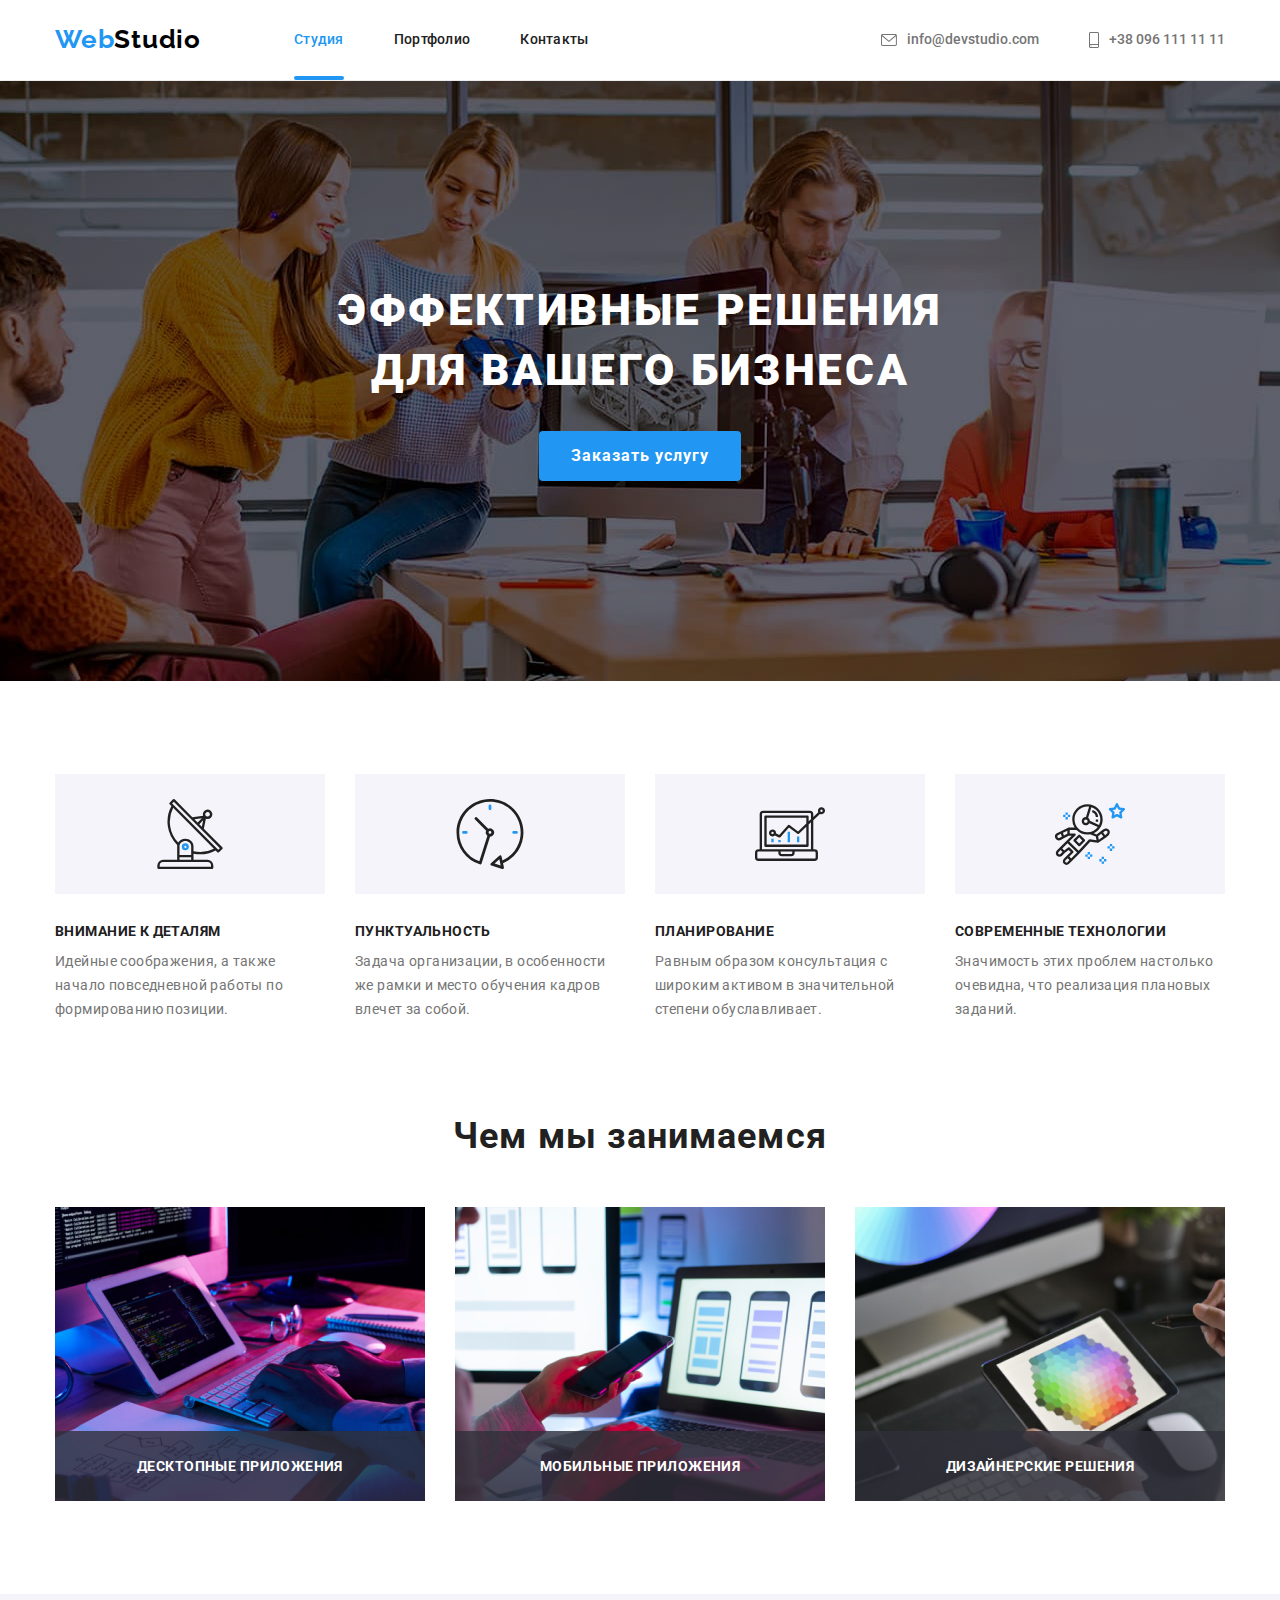
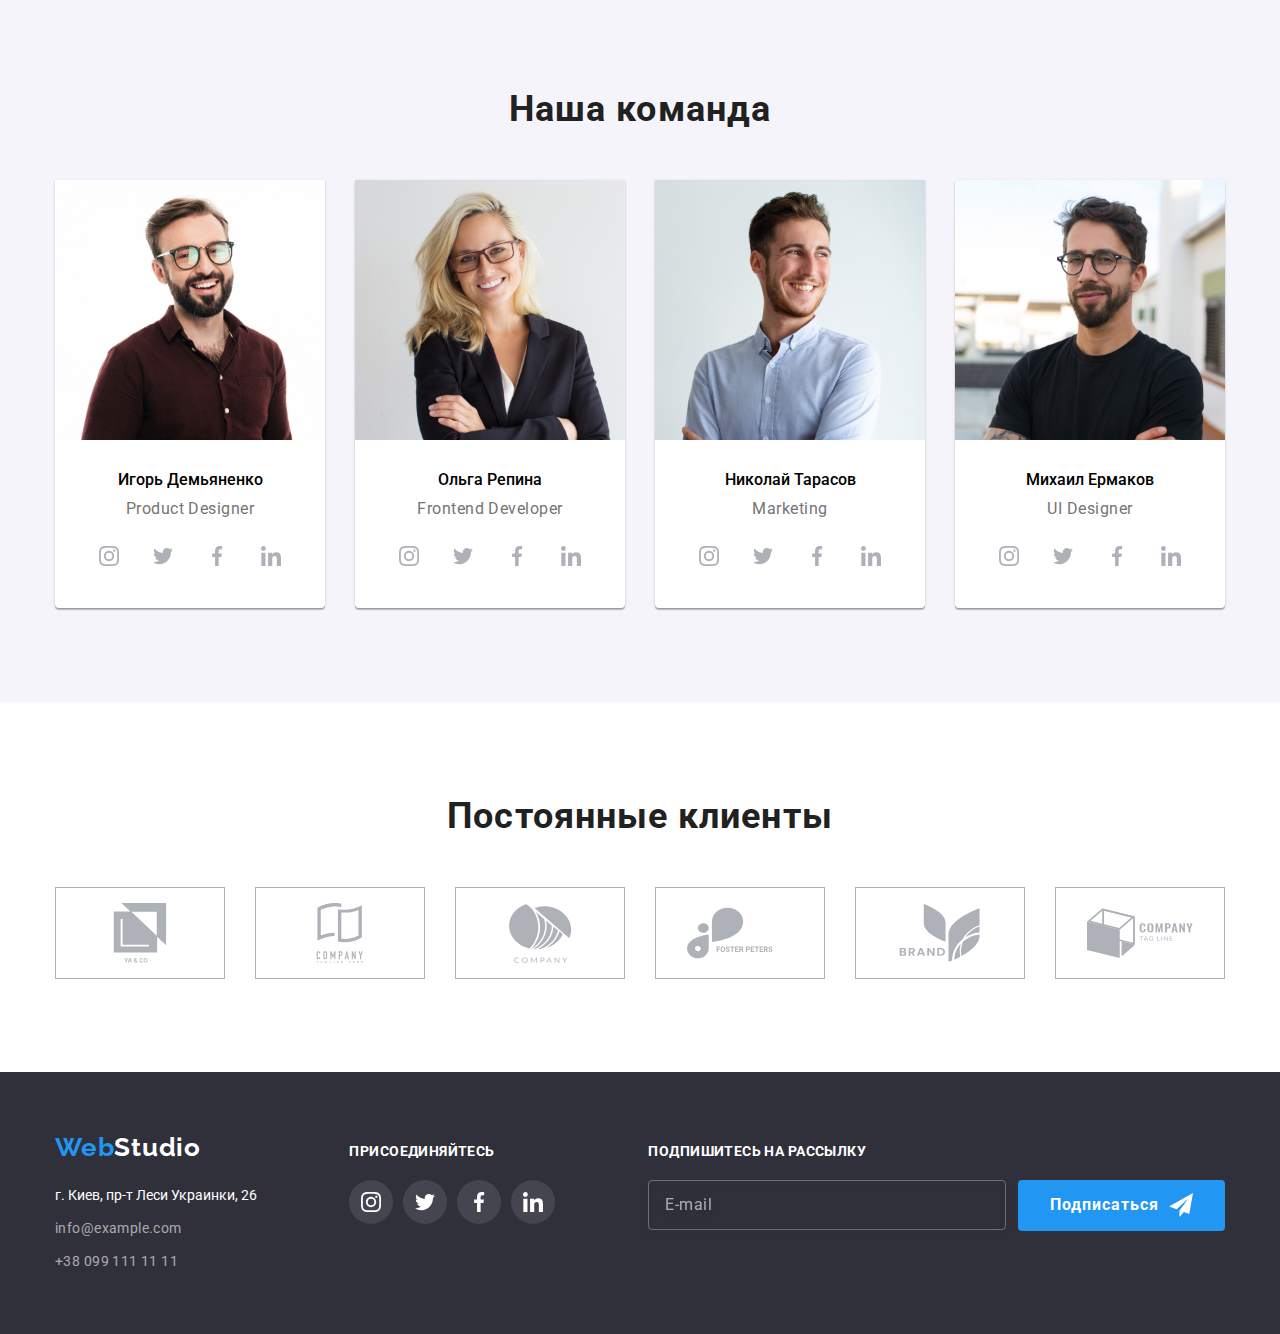
<file: index.html>
<!DOCTYPE html>
<html lang="ru">
  <head>
    <meta charset="UTF-8" />
    <meta name="viewport" content="width=device-width, initial-scale=1.0" />
    <title>Главная</title>
    <link rel="stylesheet" href="https://cdnjs.cloudflare.com/ajax/libs/modern-normalize/1.1.0/modern-normalize.min.css"/>
    <link rel="preconnect" href="https://fonts.googleapis.com" />
    <link rel="preconnect" href="https://fonts.gstatic.com" crossorigin />
    <link
      href="https://fonts.googleapis.com/css2?family=Raleway:wght@400;500;700&family=Roboto:wght@400;500;700;900&display=swap"
      rel="stylesheet"
    />
    <link rel="stylesheet" href="./css/styles.css" />
    <header class="h-border">
    <div class="container main-flex">
      <nav class="menu-flex">
        <a href="./index.html"
          ><spin class="logo-part1">Web</spin><spin class="logo-part2">Studio</spin></a
        >
        <ul class="main-menu-flex">
          <li class="mm-flex"><a href="./index.html" class="main-menu-m">Студия</a></li>
          <li class="mm-flex"><a href="./portfolio.html" class="main-menu">Портфолио</a></li>
          <li class="mm-flex"><a href="" class="main-menu">Контакты</a></li>
        </ul>
      </nav>
      <ul class="contact-flex">
        <li class="c-flex">
          <a href="mailto:info@devstudio.com" class="contact-menu">
            <svg class="icon-contact" height="12px" width="16px">
              <use href="./img/icons/symbol-defs.svg#icon-email"></use>
            </svg>
            info@devstudio.com</a>
        </li>
        
        <li class="c-flex"><a href="tel:+380961111111" class="contact-menu">
          <svg class="icon-contact" height="16px" width="10px">
            <use href="./img/icons/symbol-defs.svg#icon-phone"></use>
          </svg>
          +38 096 111 11 11</a></li>
      </ul>
    </div>
    </header>

    <main>
      <!-- Герой -->
      <section class="hero-section overlay">
        <div class="container hero">
        <h1 class="hero-header">ЭФФЕКТИВНЫЕ РЕШЕНИЯ<br />ДЛЯ ВАШЕГО БИЗНЕСА</h1>
        <button type="button" class="hero-button" data-modal-open>Заказать услугу</button>
    </div>
      </section>

      <!-- Особенности -->
      <section class="mod section">
        <div class="container">
        <h2 class="visually-hidden">Особенности</h2>
        <ul class="features-flex">
          <li class="features-item">
            <div class="icon-features">
              <svg height="70px" width="70px">
                <use href="./img/icons/symbol-defs.svg#icon-antenna"></use>
              </svg>
            </div>
            <h3 class="third-h">ВНИМАНИЕ К ДЕТАЛЯМ</h3>
            <p class="content-det">
              Идейные соображения, а также начало повседневной работы по формированию позиции.
            </p>
          </li>
          <li class="features-item">
            <div class="icon-features">
              <svg height="70px" width="70px">
                <use href="./img/icons/symbol-defs.svg#icon-clock"></use>
              </svg>
            </div>
            <h3 class="third-h">ПУНКТУАЛЬНОСТЬ</h3>
            <p class="content-det">
              Задача организации, в особенности же рамки и место обучения кадров влечет за собой.
            </p>
          </li>
          <li class="features-item">
            <div class="icon-features">
              <svg height="70px" width="70px">
                <use href="./img/icons/symbol-defs.svg#icon-diagram"></use>
              </svg>
            </div>
            <h3 class="third-h">ПЛАНИРОВАНИЕ</h3>
            <p class="content-det">
              Равным образом консультация с широким активом в значительной степени обуславливает.
            </p>
          </li>
          <li class="features-item">
            <div class="icon-features">
              <svg height="70px" width="70px">
                <use href="./img/icons/symbol-defs.svg#icon-astronaut"></use>
              </svg>
            </div>
            <h3 class="third-h">СОВРЕМЕННЫЕ ТЕХНОЛОГИИ</h3>
            <p class="content-det">
              Значимость этих проблем настолько очевидна, что реализация плановых заданий.
            </p>
          </li>
        </ul>
      </div>
      </section>

      <!-- Чем мы занимаемся -->
      <section class="section">
        <div class="container">
        <h2 class="second-h">Чем мы занимаемся</h2>
        <ul class="wwd-flex">
          <li class="wwd-item">
            <div class="wwd-overlay">
              <img src="./img/what_1.jpg" alt="Клавиатура, планшет, монитор" width="370" />
            <h3 class="wwd-content">ДЕСКТОПНЫЕ ПРИЛОЖЕНИЯ</h3>
          
          </div>
          </li>
          <li class="wwd-item">
              <div class="wwd-overlay">
            <img
              src="./img/what_2.jpg"
              alt="Девушка держит телефон, сидит за ноутбуком"
              width="370"
            />
            <h3 class="wwd-content">МОБИЛЬНЫЕ ПРИЛОЖЕНИЯ</h3>
          
          </div>
          </li>
          <li class="wwd-item">
              <div class="wwd-overlay">
            <img src="./img/what_3.jpg" alt="Цветовая палитра изображена в планшете" width="370" />
            <h3 class="wwd-content">ДИЗАЙНЕРСКИЕ РЕШЕНИЯ</h3>
          
          </div>
          </li>
        </ul>
        </div>
      </section>

      <!-- Наша команда -->
      <section class="team section">
        <div class="container">
        <h2 class="second-h">Наша команда</h2>
        <ul class="team-flex">
          <li class="team-item">
            <img src="./img/team_card_1.jpg" alt="Фото сотрудника" width="270" />
            <div class="content-item"><h3 class="team-header">Игорь Демьяненко</h3>
            <p class="team-content">Product Designer</p>
           <ul class="icontt">
             <li class="icon-team">
               <a href="" class="icon-item">
              <svg class="social" height="20px" width="20px">
                <use href="./img/icons/symbol-defs.svg#icon-instagram"></use>
              </svg>
            </a>
            </li>
            <li class="icon-team">
              <a href="" class="icon-item">
             <svg class="social" height="20px" width="20px">
               <use href="./img/icons/symbol-defs.svg#icon-twitter"></use>
             </svg>
           </a>
           </li>
           <li class="icon-team">
            <a href="" class="icon-item">
           <svg class="social" height="20px" width="20px">
             <use href="./img/icons/symbol-defs.svg#icon-facebook"></use>
           </svg>
         </a>
         </li>
         <li class="icon-team">
          <a href="" class="icon-item">
         <svg class="social" height="20px" width="20px">
           <use href="./img/icons/symbol-defs.svg#icon-linkedin"></use>
         </svg>
       </a>
       </li>
   
          </ul></div>
          </li>
          <li class="team-item">
            <img src="./img/team_card_2.jpg" alt="Фото сотрудника" width="270" />
            <div class="content-item"><h3 class="team-header">Ольга Репина</h3>
            <p class="team-content">Frontend Developer</p>
            <ul class="icontt">
              <li class="icon-team">
                <a href="" class="icon-item">
               <svg class="social" height="20px" width="20px">
                 <use href="./img/icons/symbol-defs.svg#icon-instagram"></use>
               </svg>
             </a>
             </li>
             <li class="icon-team">
               <a href="" class="icon-item">
              <svg class="social" height="20px" width="20px">
                <use href="./img/icons/symbol-defs.svg#icon-twitter"></use>
              </svg>
            </a>
            </li>
            <li class="icon-team">
             <a href="" class="icon-item">
            <svg class="social" height="20px" width="20px">
              <use href="./img/icons/symbol-defs.svg#icon-facebook"></use>
            </svg>
          </a>
          </li>
          <li class="icon-team">
           <a href="" class="icon-item">
          <svg class="social" height="20px" width="20px">
            <use href="./img/icons/symbol-defs.svg#icon-linkedin"></use>
          </svg>
        </a>
        </li>
    
           </ul></div>
          </li>
          <li class="team-item">
            <img src="./img/team_card_3.jpg" alt="Фото сотрудника" width="270" />
            <div class="content-item"><h3 class="team-header">Николай Тарасов</h3>
            <p class="team-content">Marketing</p>
            <ul class="icontt">
              <li class="icon-team">
                <a href="" class="icon-item">
               <svg class="social" height="20px" width="20px">
                 <use href="./img/icons/symbol-defs.svg#icon-instagram"></use>
               </svg>
             </a>
             </li>
             <li class="icon-team">
               <a href="" class="icon-item">
              <svg class="social" height="20px" width="20px">
                <use href="./img/icons/symbol-defs.svg#icon-twitter"></use>
              </svg>
            </a>
            </li>
            <li class="icon-team">
             <a href="" class="icon-item">
            <svg class="social" height="20px" width="20px">
              <use href="./img/icons/symbol-defs.svg#icon-facebook"></use>
            </svg>
          </a>
          </li>
          <li class="icon-team">
           <a href="" class="icon-item">
          <svg class="social" height="20px" width="20px">
            <use href="./img/icons/symbol-defs.svg#icon-linkedin"></use>
          </svg>
        </a>
        </li>
    
           </ul></div>
          </li>
          <li class="team-item">
            <img src="./img/team_card_4.jpg" alt="Фото сотрудника" width="270" />
            <div class="content-item"><h3 class="team-header">Михаил Ермаков</h3>
            <p class="team-content">UI Designer</p>
            <ul class="icontt">
              <li class="icon-team">
                <a href="" class="icon-item">
               <svg class="social" height="20px" width="20px">
                 <use href="./img/icons/symbol-defs.svg#icon-instagram"></use>
               </svg>
             </a>
             </li>
             <li class="icon-team">
               <a href="" class="icon-item">
              <svg class="social" height="20px" width="20px">
                <use href="./img/icons/symbol-defs.svg#icon-twitter"></use>
              </svg>
            </a>
            </li>
            <li class="icon-team">
             <a href="" class="icon-item">
            <svg class="social" height="20px" width="20px">
              <use href="./img/icons/symbol-defs.svg#icon-facebook"></use>
            </svg>
          </a>
          </li>
          <li class="icon-team">
           <a href="" class="icon-item">
          <svg class="social" height="20px" width="20px">
            <use href="./img/icons/symbol-defs.svg#icon-linkedin"></use>
          </svg>
        </a>
        </li>
    
           </ul></div>
          </li>
        </ul>
        </div>
      </section>

<!-- Постоянные клиенты -->

      <section class="section">
        <div class="container">
        <h2 class="second-h">Постоянные клиенты</h2>
        <ul class="clients">
          <li class="icon-client">
            <a href="" class="icon-client-item">
           <svg class="cl-icon" height="60px" width="106px">
             <use href="./img/icons/symbol-defs.svg#icon-client1"></use>
           </svg>
         </a>
         </li>
         <li class="icon-client">
           <a href="" class="icon-client-item">
          <svg class="cl-icon" height="60px" width="106px">
            <use href="./img/icons/symbol-defs.svg#icon-client2"></use>
          </svg>
        </a>
        </li>
        <li class="icon-client">
         <a href="" class="icon-client-item">
        <svg class="cl-icon" height="60px" width="106px">
          <use href="./img/icons/symbol-defs.svg#icon-client3"></use>
        </svg>
      </a>
      </li>
      <li class="icon-client">
       <a href="" class="icon-client-item">
      <svg class="cl-icon" height="60px" width="106px">
        <use href="./img/icons/symbol-defs.svg#icon-client4"></use>
      </svg>
    </a>
    </li>
    <li class="icon-client">
      <a href="" class="icon-client-item">
     <svg class="cl-icon" height="60px" width="106px">
       <use href="./img/icons/symbol-defs.svg#icon-client5"></use>
     </svg>
   </a>
   </li>
   <li class="icon-client">
    <a href="" class="icon-client-item">
   <svg class="cl-icon" height="60px" width="106px">
     <use href="./img/icons/symbol-defs.svg#icon-client6"></use>
   </svg>
 </a>
 </li>

       </ul>
</div>
      </section>
    </main>

    <!-- Футер -->
    <footer class="footer">
      <div class="container footer-flex">
       <div class="footer-sec">
         <h2 class="visually-hidden">Футер</h2>
      <a href="./index.html"
        ><spin class="logo-part1">Web</spin><spin class="footer-logo">Studio</spin></a
      >
      <address class="addsize">
        <ul>
          <li>
            <a href="https://goo.gl/maps/rjEGiiMSJk531g539" class="footer-menu" target="_blank"
              >г. Киев, пр-т Леси Украинки, 26</a
            >
          </li>
          <li class="add-item"><a href="mailto:info@example.com" class="footer-menu-more">info@example.com</a></li>
          <li class="add-item"><a href="tel:+380991111111" class="footer-menu-more">+38 099 111 11 11</a></li>
        </ul>
      </address>
    </div>
      <div class="footer-sec-soc">
      <div><h2 class="third-h foot">ПРИСОЕДИНЯЙТЕСЬ</h2>
      <ul class="footer-icontt">
        <li class="icon-footer">
          <a href="" class="icon-item-footer">
         <svg class="social" height="20px" width="20px">
           <use href="./img/icons/symbol-defs.svg#icon-instagram"></use>
         </svg>
       </a>
       </li>
       <li class="icon-footer">
         <a href="" class="icon-item-footer">
        <svg class="social" height="20px" width="20px">
          <use href="./img/icons/symbol-defs.svg#icon-twitter"></use>
        </svg>
      </a>
      </li>
      <li class="icon-footer">
       <a href="" class="icon-item-footer">
      <svg class="social" height="20px" width="20px">
        <use href="./img/icons/symbol-defs.svg#icon-facebook"></use>
      </svg>
    </a>
    </li>
    <li class="icon-footer">
     <a href="" class="icon-item-footer">
    <svg class="social" height="20px" width="20px">
      <use href="./img/icons/symbol-defs.svg#icon-linkedin"></use>
    </svg>
  </a>
  </li>

     </ul></div>
      </div>
      <div class="follow">
        <h2 class="third-h foot">ПОДПИШИТЕСЬ НА РАССЫЛКУ</h2>
        <form class="follow-form">
        <input type="text" name="email" placeholder="E-mail">
      <button type="submit" class="follow-btn">Подписаться
        <svg class="follow-icon" height="24px" width="24px">
          <use href="./img/icons/symbol-defs.svg#icon-send"></use>
        </svg>
      </button>
      </form>
      </div>
    </footer>
    <div class="backdrop is-hidden" data-modal>
      <div class="modal">
        <button type="button" class="exit-button" data-modal-close>
          <svg height="11px" width="11px">
            <use href="./img/icons/symbol-defs.svg#icon-Vector"></use>
          </svg>
        </button>
        <form class="modal-form">
          <h2 class="modal-h">Оставьте свои данные, мы вам перезвоним</h2>
          <label class="modal-label">
            <span class="modal-label-content">Имя</span> 
            <span class="model-string">
            <input type="text" name="username" placeholder=" ">
            <span class="modal-icon">
              <svg height="18px" width="18px">
                <use href="./img/icons/symbol-defs.svg#icon-person-black"></use>
              </svg>
            </span>
          </span>
          </label>
          <label class="modal-label">
            <span class="modal-label-content">Телефон</span> 
            <span class="model-string">
            <input type="text" name="tel" placeholder=" ">
            <span class="modal-icon">
              <svg height="18px" width="18px">
                <use href="./img/icons/symbol-defs.svg#icon-phone-black"></use>
              </svg>
            </span>
          </span>
          </label>
          <label class="modal-label">
            <span class="modal-label-content">Почта</span> 
            <span class="model-string">
            <input type="text" name="email" placeholder=" ">
            <span class="modal-icon">
              <svg height="18px" width="18px">
                <use href="./img/icons/symbol-defs.svg#icon-email-black"></use>
              </svg>
            </span>
          </span>
          </label>
          <label class="modal-label mdl">
            <span class="modal-label-content">Комментарий</span> 
            <textarea type="text-area" name="comment" placeholder="Введите текст"></textarea>
          </label>
          <label class="policy-label">
            <input class="checkbox" type="checkbox" name="policy">
              <span class="policy-icon">
                <svg height="18px" width="18px">
                  <use href="./img/icons/symbol-defs.svg#icon-checkfull"></use>
                </svg>
              </span>
            <p class="policy-content">Соглашаюсь с рассылкой и принимаю <a href="" class="policy-link">Условия договора</a> 
            </p>         
          </label>
          <button type="submit" class="modal-button">Отправить</button>
        </form>
      </div>
    </div>
  <script src="./js/modal.js"></script>
  </body>
</html>
</file>
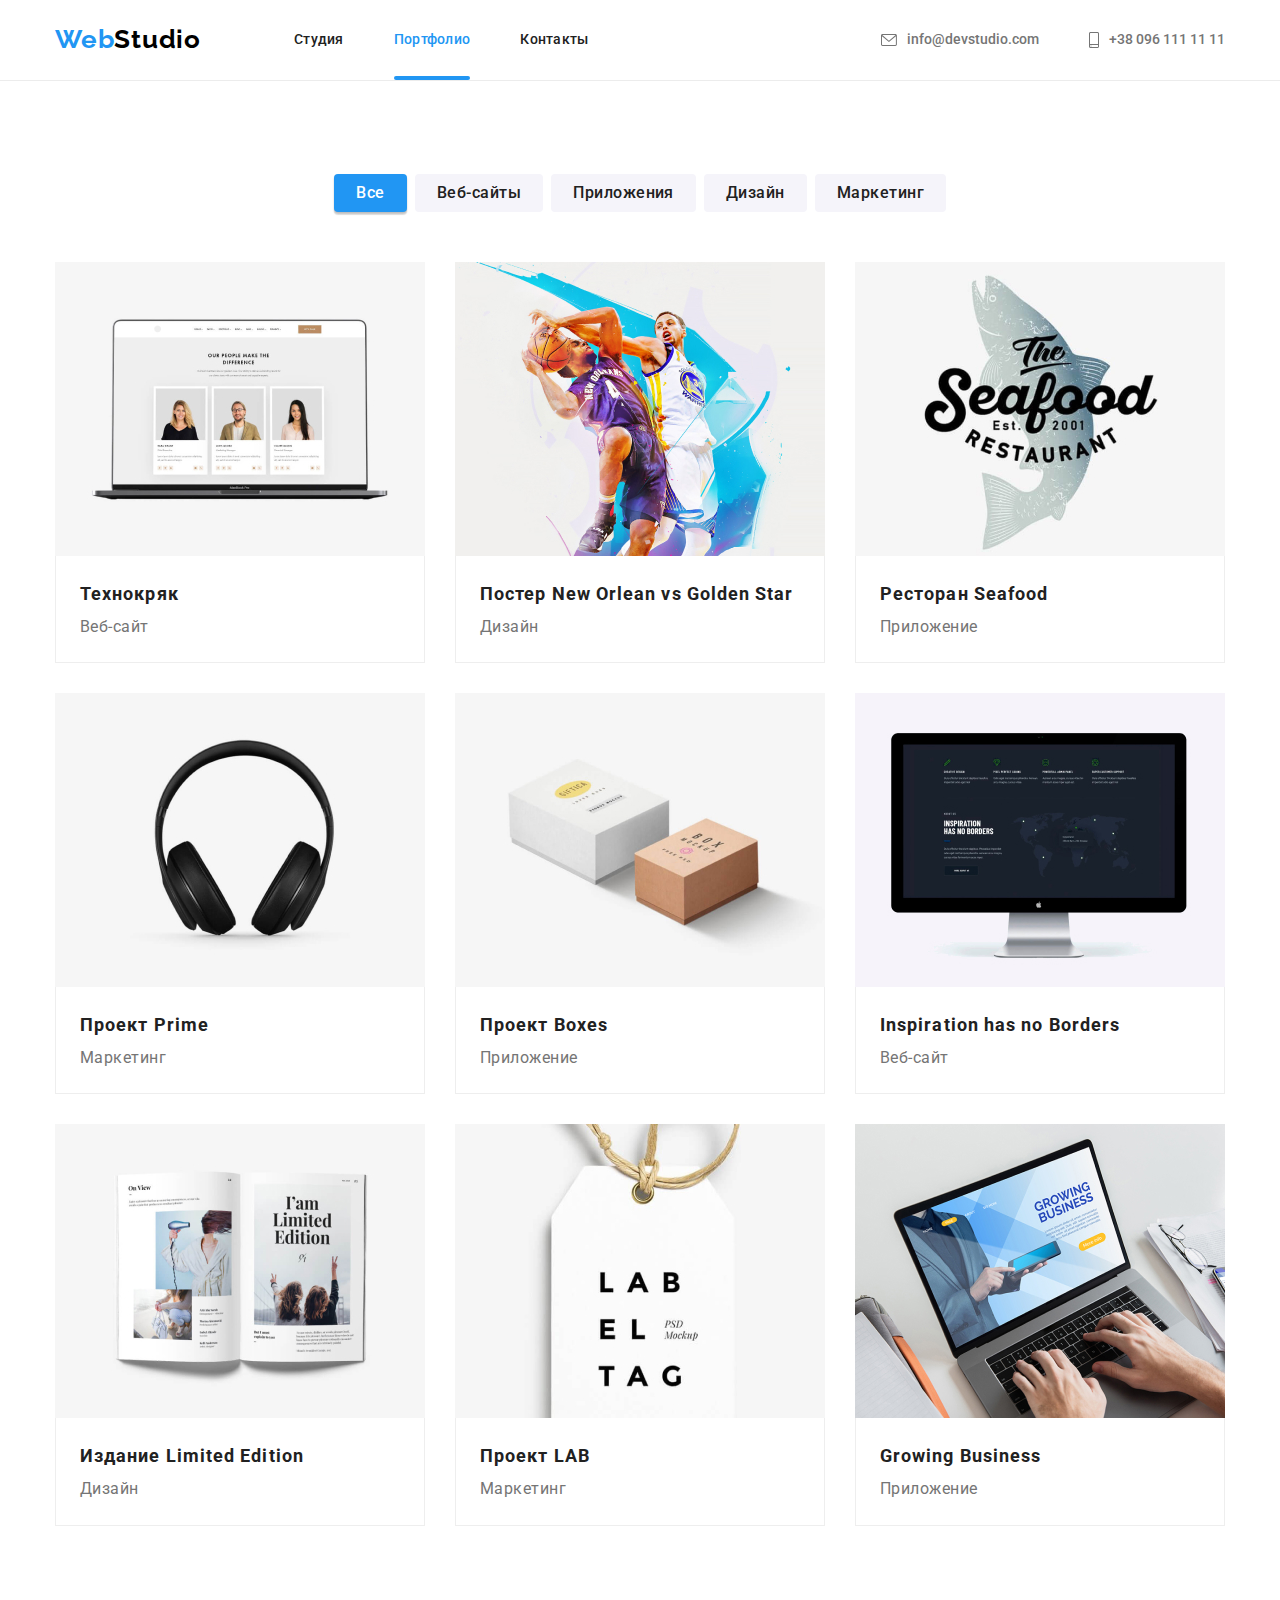
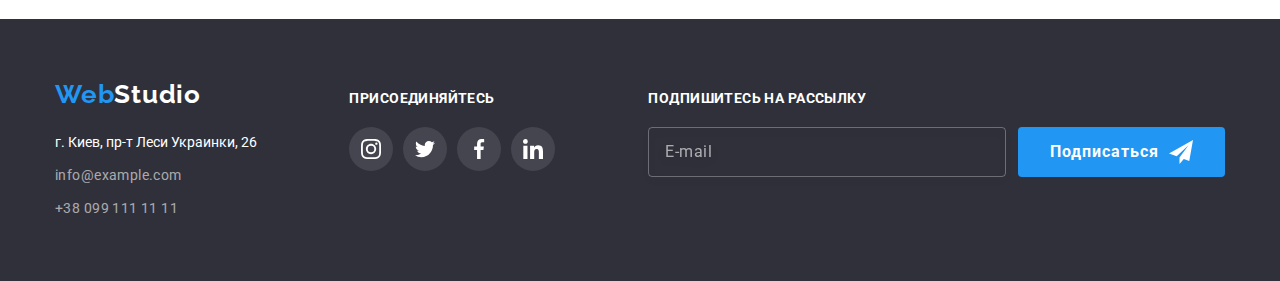
<file: portfolio.html>
<!DOCTYPE html>
<html lang="ru">
  <head>
    <meta charset="UTF-8" />
    <meta name="viewport" content="width=device-width, initial-scale=1.0" />
    <title>Портфолио</title>
    <link
      rel="stylesheet"
      href="https://cdnjs.cloudflare.com/ajax/libs/modern-normalize/1.1.0/modern-normalize.min.css"
    />
    <link rel="preconnect" href="https://fonts.googleapis.com" />
    <link rel="preconnect" href="https://fonts.gstatic.com" crossorigin />
    <link
      href="https://fonts.googleapis.com/css2?family=Raleway:wght@400;500;700&family=Roboto:wght@400;500;700;900&display=swap"
      rel="stylesheet"
    />
    <link rel="stylesheet" href="./css/styles.css" />
  </head>
  <body>
    <!-- Шапка сайта -->
    <header class="h-border">
      <div class="container main-flex">
        <nav class="menu-flex">
          <a href="./index.html"
            ><spin class="logo-part1">Web</spin><spin class="logo-part2">Studio</spin></a
          >
          <ul class="main-menu-flex">
            <li class="mm-flex"><a href="./index.html" class="main-menu">Студия</a></li>
            <li class="mm-flex"><a href="./portfolio.html" class="main-menu-m">Портфолио</a></li>
            <li class="mm-flex"><a href="" class="main-menu">Контакты</a></li>
          </ul>
        </nav>
        <ul class="contact-flex">
          <li class="c-flex">
            <a href="mailto:info@devstudio.com" class="contact-menu">
              <svg class="icon-contact" height="12px" width="16px">
                <use href="./img/icons/symbol-defs.svg#icon-email"></use>
              </svg>
              info@devstudio.com</a
            >
          </li>

          <li class="c-flex">
            <a href="tel:+380961111111" class="contact-menu">
              <svg class="icon-contact" height="16px" width="10px">
                <use href="./img/icons/symbol-defs.svg#icon-phone"></use>
              </svg>
              +38 096 111 11 11</a
            >
          </li>
        </ul>
      </div>
    </header>
    <main>
      <!-- Герой -->
      <section class="section">
        <div class="container">
          <h1 class="visually-hidden">Портфолио</h1>
          <ul class="button-flex">
            <li class="button-item"><button type="button" class="port-btn-m">Все</button></li>
            <li class="button-item"><button type="button" class="port-btn">Веб-сайты</button></li>
            <li class="button-item"><button type="button" class="port-btn">Приложения</button></li>
            <li class="button-item"><button type="button" class="port-btn">Дизайн</button></li>
            <li class="button-item"><button type="button" class="port-btn">Маркетинг</button></li>
          </ul>
          <ul class="port-flex">
            <li class="port-item">
              <a href="" class="port-link">
               <div class="port-overlay">
              
              <img src="./img/port1.jpg" alt="Ноутбук" width="370" />
               <p class="port-overlay-content">Ресурс предлагает комплексные предложения с разным уровнем функционала и сервисов. Все это позволит посетителю получить исчерпывающие сведения о компании или частном лице</p>
              </div>
              <div class="port-div">
                <h2 class="port-header">Технокряк</h2>
                <p class="port-content">Веб-сайт</p>
              </div>
            </a>
            </li>
            <li class="port-item">
              <a href="" class="port-link">
              <div class="port-overlay">
              
              <img src="./img/port2.jpg" alt="Баскетболисты" width="370" />
            <p class="port-overlay-content">Ресурс предлагает комплексные предложения с разным уровнем функционала и сервисов. Все это позволит посетителю получить исчерпывающие сведения о компании или частном лице</p>
          </div>
              <div class="port-div">
                <h2 class="port-header">Постер New Orlean vs Golden Star</h2>
                <p class="port-content">Дизайн</p>
              </div></a>
            </li>
            <li class="port-item">
              <a href="" class="port-link">
               <div class="port-overlay">
              
              <img src="./img/port3.jpg" alt="Рыба" width="370" />
               <p class="port-overlay-content">Ресурс предлагает комплексные предложения с разным уровнем функционала и сервисов. Все это позволит посетителю получить исчерпывающие сведения о компании или частном лице</p>
          </div>
              <div class="port-div">
                <h2 class="port-header">Ресторан Seafood</h2>
                <p class="port-content">Приложение</p>
              </div></a>
            </li>
            <li class="port-item">
              <a href="" class="port-link">
               <div class="port-overlay">
             
              <img src="./img/port4.jpg" alt="Наушники" width="370" />
               <p class="port-overlay-content">Ресурс предлагает комплексные предложения с разным уровнем функционала и сервисов. Все это позволит посетителю получить исчерпывающие сведения о компании или частном лице</p>
          </div>
              <div class="port-div">
                <h2 class="port-header">Проект Prime</h2>
                <p class="port-content">Маркетинг</p>
              </div></a>
            </li>
            <li class="port-item">
              <a href="" class="port-link">
               <div class="port-overlay">
            
              <img src="./img/port5.jpg" alt="Коробки" width="370" />
               <p class="port-overlay-content">Ресурс предлагает комплексные предложения с разным уровнем функционала и сервисов. Все это позволит посетителю получить исчерпывающие сведения о компании или частном лице</p>
          </div>
              <div class="port-div">
                <h2 class="port-header">Проект Boxes</h2>
                <p class="port-content">Приложение</p>
              </div></a>
            </li>
            <li class="port-item">
              <a href="" class="port-link">
               <div class="port-overlay">
            
              <img src="./img/port6.jpg" alt="Монитор" width="370" />
               <p class="port-overlay-content">Ресурс предлагает комплексные предложения с разным уровнем функционала и сервисов. Все это позволит посетителю получить исчерпывающие сведения о компании или частном лице</p>
          </div>
              <div class="port-div">
                <h2 class="port-header">Inspiration has no Borders</h2>
                <p class="port-content">Веб-сайт</p>
              </div></a>
            </li>
            <li class="port-item">
              <a href="" class="port-link">
               <div class="port-overlay">
              
              <img src="./img/port7.jpg" alt="Книга" width="370" />
               <p class="port-overlay-content">Ресурс предлагает комплексные предложения с разным уровнем функционала и сервисов. Все это позволит посетителю получить исчерпывающие сведения о компании или частном лице</p>
          </div>
              <div class="port-div">
                <h2 class="port-header">Издание Limited Edition</h2>
                <p class="port-content">Дизайн</p>
              </div></a>
            </li>
            <li class="port-item">
              <a href="" class="port-link">
               <div class="port-overlay">
              
              <img src="./img/port8.jpg" alt="Бирка" width="370" />
               <p class="port-overlay-content">Ресурс предлагает комплексные предложения с разным уровнем функционала и сервисов. Все это позволит посетителю получить исчерпывающие сведения о компании или частном лице</p>
          </div>
              <div class="port-div">
                <h2 class="port-header">Проект LAB</h2>
                <p class="port-content">Маркетинг</p>
              </div></a>
            </li>
            <li class="port-item">
              <a href="" class="port-link">
               <div class="port-overlay">
             
              <img src="./img/port9.jpg" alt="Ноутбук" width="370" />
               <p class="port-overlay-content">Ресурс предлагает комплексные предложения с разным уровнем функционала и сервисов. Все это позволит посетителю получить исчерпывающие сведения о компании или частном лице</p>
          </div>
              <div class="port-div">
                <h2 class="port-header">Growing Business</h2>
                <p class="port-content">Приложение</p>
              </div></a>
            </li>
          </ul>
        </div>
      </section>
    </main>

     <!-- Футер -->
     <footer class="footer">
      <div class="container footer-flex">
       <div class="footer-sec">
         <h2 class="visually-hidden">Футер</h2>
      <a href="./index.html"
        ><spin class="logo-part1">Web</spin><spin class="footer-logo">Studio</spin></a
      >
      <address class="addsize">
        <ul>
          <li>
            <a href="https://goo.gl/maps/rjEGiiMSJk531g539" class="footer-menu" target="_blank"
              >г. Киев, пр-т Леси Украинки, 26</a
            >
          </li>
          <li class="add-item"><a href="mailto:info@example.com" class="footer-menu-more">info@example.com</a></li>
          <li class="add-item"><a href="tel:+380991111111" class="footer-menu-more">+38 099 111 11 11</a></li>
        </ul>
      </address>
    </div>
      <div class="footer-sec-soc">
      <div><h2 class="third-h foot">ПРИСОЕДИНЯЙТЕСЬ</h2>
      <ul class="footer-icontt">
        <li class="icon-footer">
          <a href="" class="icon-item-footer">
         <svg class="social" height="20px" width="20px">
           <use href="./img/icons/symbol-defs.svg#icon-instagram"></use>
         </svg>
       </a>
       </li>
       <li class="icon-footer">
         <a href="" class="icon-item-footer">
        <svg class="social" height="20px" width="20px">
          <use href="./img/icons/symbol-defs.svg#icon-twitter"></use>
        </svg>
      </a>
      </li>
      <li class="icon-footer">
       <a href="" class="icon-item-footer">
      <svg class="social" height="20px" width="20px">
        <use href="./img/icons/symbol-defs.svg#icon-facebook"></use>
      </svg>
    </a>
    </li>
    <li class="icon-footer">
     <a href="" class="icon-item-footer">
    <svg class="social" height="20px" width="20px">
      <use href="./img/icons/symbol-defs.svg#icon-linkedin"></use>
    </svg>
  </a>
  </li>

     </ul></div>
      </div>
      <div class="follow">
        <h2 class="third-h foot">ПОДПИШИТЕСЬ НА РАССЫЛКУ</h2>
        <form class="follow-form">
        <input type="text" name="email" placeholder="E-mail">
      <button type="submit" class="follow-btn">Подписаться
        <svg class="follow-icon" height="24px" width="24px">
          <use href="./img/icons/symbol-defs.svg#icon-send"></use>
        </svg>
      </button>
      </form>
      </div>
    </footer>
</body>
</html>
</file>
<file: css/styles.css>
:root {
  --lg-color: #2196f3;
  --menu-color: #212121;
  --dark-background: #2f303a;
  --content-color: #757575;
  --features-color: #f5f4fa;
}
img {
  display: block;
  margin: auto;
  width: 100%;
}
a {
  margin: 0;
  padding: 0;
  text-decoration: none; /* Отменяем подчеркивание у ссылки */
}
ul {
  margin: 0; /* Отступ слева в браузере IE и Opera */
  padding-left: 0;
}
li {
  list-style-type: none; /* Убираем маркеры */
}
address {
  font-style: normal;
}
h1,
h2,
h3,
p {
  margin: 0;
  padding: 0;
}
section {
  display: block;
}
body {
  font-family: 'Roboto', sans-serif;
  font-size: 14px;
  line-height: 1.71;
}
.container {
  margin-left: auto;
  margin-right: auto;
  width: 1200px;
  padding-left: 15px;
  padding-right: 15px;
  /* outline: 2px solid #2196f3; */
}
.h-border {
  border-bottom: 1px solid #ececec;
}
.hero-header {
  font-weight: 900;
  font-size: 44px;
  line-height: 1.36;
  text-align: center;
  letter-spacing: 0.06em;
  color: #ffffff;
}
.second-h {
  font-weight: 700;
  font-size: 36px;
  line-height: 1.17;
  text-align: center;
  letter-spacing: 0.03em;

  color: var(--menu-color);
}
.third-h {
  font-weight: 700;
  font-size: 14px;
  line-height: 1.14;
  letter-spacing: 0.03em;
  color: var(--menu-color);
}

.logo-part1,
.logo-part2,
.footer-logo {
  font-family: 'Raleway', sans-serif;
  font-weight: 700;
  font-size: 26px;
  line-height: 1.19;
  letter-spacing: 0.03em;
}
.logo-part1 {
  color: var(--lg-color);
}
.logo-part2 {
  color: #000000;
}
.footer-logo {
  color: #ffffff;
}
.container.main-flex {
  display: flex;
  height: 80px;
}
.menu-flex {
  display: flex;
  align-items: center;
}
.main-menu-flex {
  display: flex;
  margin-left: 93px;
}
.mm-flex {
  margin-right: 50px;
}
.mm-flex:last-child {
  margin-right: 0;
}
.main-menu {
  font-weight: 500;
  line-height: 1.14;
  letter-spacing: 0.02em;
  color: var(--menu-color);
  transition: color 250ms cubic-bezier(0.4, 0, 0.2, 1);
}
.main-menu-m {
  position: relative;
  font-weight: 500;
  line-height: 1.14;
  letter-spacing: 0.02em;
  color: var(--lg-color);
  padding-top: 32px;
  padding-bottom: 32px;
}
.main-menu-m::after {
  position: absolute;
  left: 0;
  bottom: -1px;
  content: '';
  display: block;
  width: 100%;
  height: 4px;
  background-color: var(--lg-color);
  border-radius: 2px;
  padding-bottom: 0;
}
.contact-flex {
  display: flex;
  align-items: center;
  margin-left: auto;
}
.c-flex {
  margin-right: 50px;
}
.c-flex:last-child {
  margin-right: 0;
}
.icon-contact {
  margin-right: 10px;
  fill: currentColor;
}
.contact-menu {
  display: flex;
  font-weight: 500;
  color: var(--content-color);
  padding: 32px 0 32px 0;
  align-items: center;
  transition: color 250ms cubic-bezier(0.4, 0, 0.2, 1);
}
.main-menu:focus,
.contact-menu:focus {
  color: var(--lg-color);
}
.main-menu:hover,
.contact-menu:hover {
  color: var(--lg-color);
}
.main-menu:active,
.contact-menu:active {
  color: var(--lg-color);
}
.section {
  padding-top: 93px;
  padding-bottom: 93px;
}
.hero-section {
  padding-top: 200px;
  padding-bottom: 200px;
}
.overlay {
  max-width: 1600px;
  height: 600px;
  margin-left: auto;
  margin-right: auto;
  background-image: linear-gradient(to right, rgba(0, 0, 0, 0.3), rgba(0, 0, 0, 0.3)),
    url(../img/background-hero.jpg);
  background-repeat: no-repeat;
  background-position: center;
  background-size: cover;
  background-color: #c4c4c4;
}
.container.hero {
  text-align: center;
}
.hero-button {
  margin-top: 30px;
  font-family: inherit;
  font-weight: 700;
  font-size: 16px;
  line-height: 1.9;
  text-align: center;
  letter-spacing: 0.06em;
  color: #ffffff;
  padding: 10px 32px 10px 32px;
  background-color: var(--lg-color);
  border: none;
  border-radius: 4px;
  cursor: pointer;
}
.mod {
  padding-bottom: 0;
}
.icon-features {
  margin-bottom: 30px;
  display: flex;
  align-items: center;
  justify-content: center;
  width: 270px;
  height: 120px;
  background-color: var(--features-color);
}
.features-flex {
  display: flex;
}
.features-item {
  margin-right: 30px;
}
.features-item:last-child {
  margin-right: 0;
}
.content-det {
  margin-top: 10px;
  font-size: 14px;
  line-height: 1.71;
  letter-spacing: 0.03em;
  color: var(--content-color);
}

.wwd-flex {
  display: flex;
  margin-top: 50px;
}
.wwd-overlay {
  position: relative;
}
.wwd-content {
  position: absolute;
  display: flex;
  justify-content: center;
  align-items: center;
  height: 70px;
  width: 100%;
  left: 0;
  bottom: 0;
  background: rgba(47, 48, 58, 0.8);
  font-family: 'Roboto';
  font-style: normal;
  font-weight: 700;
  font-size: 14px;
  line-height: 16px;
  letter-spacing: 0.03em;
  color: #ffffff;
}
.wwd-item {
  margin-right: 30px;
}
.wwd-item:last-child {
  margin-right: 0;
}
.team {
  background-color: #f5f4fa;
  padding-top: 94px;
  padding-bottom: 94px;
  margin-bottom: 0;
}
.team-flex {
  display: flex;
  margin-top: 50px;
}
.team-item {
  background-color: #ffffff;
  margin-right: 30px;
  box-shadow: 0px 1px 3px rgba(0, 0, 0, 0.12), 0px 1px 1px rgba(0, 0, 0, 0.14),
    0px 2px 1px rgba(0, 0, 0, 0.2);
  border-radius: 0px 0px 4px 4px;
}
.team-item:last-child {
  margin-right: 0;
}
.team-header {
  font-weight: 500;
  font-size: 16px;
  line-height: 1.19;
  text-align: center;
}
.content-item {
  padding-top: 30px;
  padding-bottom: 30px;
}
.team-content {
  margin-top: 10px;
  font-size: 16px;
  line-height: 1.19;
  text-align: center;
  letter-spacing: 0.03em;
  color: var(--content-color);
  margin-bottom: 16px;
}
.icontt {
  display: flex;
  align-items: center;
  justify-content: center;
}
.icon-team {
  width: 44px;
  height: 44px;
  margin-right: 10px;
}
.icon-team:last-child {
  margin-right: 0;
}
.icon-item {
  display: flex;
  color: #afb1b8;
  align-items: center;
  justify-content: center;
  width: 100%;
  height: 100%;
  transition: background-color 250ms cubic-bezier(0.4, 0, 0.2, 1),
    border-radius 250ms cubic-bezier(0.4, 0, 0.2, 1), color 250ms cubic-bezier(0.4, 0, 0.2, 1);
}
.icon-item:focus,
.icon-item:hover {
  background-color: var(--lg-color);
  border-radius: 50%;
  color: #ffffff;
}
.social {
  fill: currentColor;
}
.clients {
  display: flex;
  align-items: center;
  margin-top: 50px;
}
.icon-client {
  width: 170px;
  height: 92px;
  margin-right: 30px;
}
.icon-client:last-child {
  margin-right: 0;
}
.icon-client-item {
  display: flex;
  align-items: center;
  justify-content: center;
  width: 100%;
  height: 100%;
  color: #afb1b8;
  border: 1px solid #afb1b8;
  transition: color 250ms cubic-bezier(0.4, 0, 0.2, 1), border 250ms cubic-bezier(0.4, 0, 0.2, 1);
}
.icon-client-item:focus,
.icon-client-item:hover {
  color: var(--lg-color);
  border: 1px solid var(--lg-color);
}
.cl-icon {
  fill: currentColor;
}
.footer {
  background-color: var(--dark-background);
  padding-top: 60px;
  padding-bottom: 60px;
}
.addsize {
  margin: 20px 0 0 0;
}
.container.footer-flex {
  display: flex;
  align-items: baseline;
}
.footer-sec {
  flex-grow: 1;
}
.footer-sec-soc {
  margin-left: 70px;
}
.foot {
  color: #ffffff;
  margin-bottom: 20px;
}
.footer-menu {
  color: #ffffff;
}
.footer-menu-more {
  letter-spacing: 0.03em;
  color: rgba(255, 255, 255, 0.6);
}
.footer-icontt {
  display: flex;
  align-items: center;
  justify-content: center;
}
.icon-footer {
  width: 44px;
  height: 44px;
  margin-right: 10px;
}
.icon-footer:last-child {
  margin-right: 0;
}
.icon-item-footer {
  display: flex;
  color: #ffffff;
  align-items: center;
  justify-content: center;
  width: 100%;
  height: 100%;
  background-color: rgba(255, 255, 255, 0.1);
  border-radius: 50%;
  transition: background-color 250ms cubic-bezier(0.4, 0, 0.2, 1),
    border-radius 250ms cubic-bezier(0.4, 0, 0.2, 1), color 250ms cubic-bezier(0.4, 0, 0.2, 1);
}
.icon-item-footer:focus,
.icon-item-footer:hover {
  background-color: var(--lg-color);
  border-radius: 50%;
  color: #ffffff;
}
.add-item {
  margin-top: 9px;
}
.visually-hidden {
  position: absolute;
  white-space: nowrap;
  width: 1px;
  height: 1px;
  overflow: hidden;
  border: 0;
  padding: 0;
  clip: rect(0 0 0 0);
  clip-path: inset(50%);
  margin: -1px;
}

/* Стили для страницы Портфолио */

.button-flex {
  display: flex;
  justify-content: center;
}
.button-item {
  margin-right: 8px;
}
.button-item:last-child {
  margin-right: 0;
}
.port-btn {
  font-family: inherit;
  padding: 6px 22px;
  font-weight: 500;
  font-size: 16px;
  line-height: 1.6;
  text-align: center;
  letter-spacing: 0.03em;
  color: var(--menu-color);
  background-color: #f5f4fa;
  border: none;
  border-radius: 4px;
  cursor: pointer;
  transition: background-color 250ms cubic-bezier(0.4, 0, 0.2, 1),
    border-radius 250ms cubic-bezier(0.4, 0, 0.2, 1), color 250ms cubic-bezier(0.4, 0, 0.2, 1),
    box-shadow 250ms cubic-bezier(0.4, 0, 0.2, 1);
}
.port-btn-m {
  font-family: inherit;
  padding: 6px 22px;
  min-width: 73px;
  font-weight: 500;
  font-size: 16px;
  line-height: 1.6;
  text-align: center;
  letter-spacing: 0.03em;
  color: #ffffff;
  background-color: var(--lg-color);
  border: none;
  cursor: pointer;
  box-shadow: 0px 3px 1px rgba(0, 0, 0, 0.1), 0px 1px 2px rgba(0, 0, 0, 0.08),
    0px 2px 2px rgba(0, 0, 0, 0.12);
  border-radius: 4px;
}
.port-btn:hover {
  color: #ffffff;
  background-color: var(--lg-color);
  box-shadow: 0px 3px 1px rgba(0, 0, 0, 0.1), 0px 1px 2px rgba(0, 0, 0, 0.08),
    0px 2px 2px rgba(0, 0, 0, 0.12);
  border-radius: 4px;
}
.port-btn:focus {
  color: #ffffff;
  background-color: var(--lg-color);
  box-shadow: 0px 3px 1px rgba(0, 0, 0, 0.1), 0px 1px 2px rgba(0, 0, 0, 0.08),
    0px 2px 2px rgba(0, 0, 0, 0.12);
  border-radius: 4px;
}
.port-btn:active {
  color: #ffffff;
  background-color: var(--lg-color);
}
.port-flex {
  display: flex;
  flex-wrap: wrap;
  margin-top: 50px;
}
.port-item {
  margin-bottom: 30px;
  margin-right: 30px;
}
.port-overlay {
  position: relative;
  overflow: hidden;
}
.port-overlay::before {
  display: inline-block;
  content: '';
  position: absolute;
  top: 0;
  left: 0;
  width: 100%;
  height: 100%;
  background: rgba(33, 150, 243, 0.9);
  transform: translateY(100%);
  transition: transform 250ms cubic-bezier(0.4, 0, 0.2, 1);
}
.port-overlay-content {
  display: inline-block;
  position: absolute;
  top: 0;
  left: 0;
  width: 100%;
  height: 100%;
  font-family: 'Roboto';
  font-style: normal;
  font-weight: 400;
  font-size: 18px;
  line-height: 28px;
  letter-spacing: 0.03em;
  color: #ffffff;
  padding: 63px 24px;
  transform: translateY(100%);
  transition: transform 250ms cubic-bezier(0.4, 0, 0.2, 1);
}
.port-item:nth-child(3n) {
  margin-right: 0;
}
.port-item:nth-last-child(-n + 3) {
  margin-bottom: 0;
}
.port-link {
  display: block;
  transition: box-shadow 250ms cubic-bezier(0.4, 0, 0.2, 1);
}
.port-link:focus,
.port-link:hover {
  box-shadow: 0px 1px 1px rgba(0, 0, 0, 0.12), 0px 4px 4px rgba(0, 0, 0, 0.06),
    1px 4px 6px rgba(0, 0, 0, 0.16);
}
.port-item:hover .port-overlay::before,
.port-item:hover .port-overlay-content {
  transform: translateY(0);
}
.port-header {
  font-weight: 700;
  font-size: 18px;
  line-height: 2;
  letter-spacing: 0.06em;
  color: var(--menu-color);
}
.port-content {
  font-size: 16px;
  line-height: 1.9;
  letter-spacing: 0.03em;
  color: var(--content-color);
}
.port-div {
  padding: 20px 24px 20px 24px;
  border-left: 1px solid #eeeeee;
  border-bottom: 1px solid #eeeeee;
  border-right: 1px solid #eeeeee;
}
.backdrop {
  position: fixed;
  top: 0;
  left: 0;
  width: 100%;
  height: 100%;
  background: rgba(0, 0, 0, 0.2);
  transition: opacity 300ms, visibility 300ms;
}
.backdrop.is-hidden {
  opacity: 0;
  pointer-events: none;
  transition: opacity 300ms, visibility 300ms;
}
.backdrop.is-hidden .model {
  transform: translate(-50%, -50%) scale(1.1);
}
.modal {
  position: absolute;
  width: 528px;
  height: 581px;
  top: 50%;
  left: 50%;
  background: #ffffff;
  box-shadow: 0px 1px 3px rgba(0, 0, 0, 0.12), 0px 1px 1px rgba(0, 0, 0, 0.14),
    0px 2px 1px rgba(0, 0, 0, 0.2);
  border-radius: 4px;

  transform: translate(-50%, -50%) scale(1);
  transition: transform 250ms cubic-bezier(0.4, 0, 0.2, 1);
}
.exit-button {
  position: absolute;
  top: 8px;
  right: 8px;
  font-family: inherit;
  background: #ffffff;
  border: 1px solid rgba(0, 0, 0, 0.1);
  border-radius: 50%;
  width: 30px;
  height: 30px;
  cursor: pointer;
  transition: fill 250ms cubic-bezier(0.4, 0, 0.2, 1);
}
.exit-button:focus,
.exit-button:hover {
  fill: var(--lg-color);
}
.follow {
  margin-left: 93px;
}
.follow-btn {
  display: flex;
  align-items: center;
  margin-left: 12px;
  font-family: inherit;
  font-weight: 700;
  font-size: 16px;
  line-height: 1.9;
  letter-spacing: 0.06em;
  color: #ffffff;
  padding: 10px 32px 10px 32px;
  background-color: var(--lg-color);
  border: none;
  border-radius: 4px;
  cursor: pointer;
}
.follow-label {
  margin-bottom: 20px;
}
.follow-form {
  display: flex;
}
.follow-form input {
  padding-left: 16px;
  width: 358px;
  height: 50px;
  background-color: inherit;
  border: 1px solid rgba(255, 255, 255, 0.3);
  filter: drop-shadow(0px 4px 4px rgba(0, 0, 0, 0.15));
  border-radius: 4px;
  color: #ffffff;
}
.follow-form input::placeholder {
  font-size: 16px;
  line-height: 1.25;
  display: flex;
  justify-content: center;
  justify-items: center;
  align-items: center;
  letter-spacing: 0.03em;
  color: rgba(255, 255, 255, 0.6);
}
.follow-icon {
  margin-left: 10px;
}
.modal-form {
  padding: 40px;
}
.modal-h {
  margin-bottom: 12px;
  font-weight: 700;
  font-size: 20px;
  line-height: 1.15;
  text-align: center;
  letter-spacing: 0.03em;
  color: #212121;
}
.modal-label {
  display: block;
  font-size: 12px;
  line-height: 1.17;
  letter-spacing: 0.01em;
  color: #757575;
  margin-bottom: 10px;
}
.mdl {
  margin-bottom: 0;
}
.modal-label input {
  width: 100%;
  height: 40px;
  padding-left: 42px;
  transition: border 250ms cubic-bezier(0.4, 0, 0.2, 1);
}
.modal-label textarea {
  transition: border 250ms cubic-bezier(0.4, 0, 0.2, 1);
}
.modal-label input:focus,
.modal-label textarea:focus,
.modal-label input:active,
.modal-label textarea:active {
  outline: none;
  border: 1px solid #2196f3;
}
.modal-label-content {
  display: block;
  margin-bottom: 4px;
}
.model-string {
  position: relative;
}
.modal-icon {
  position: absolute;
  top: 50%;
  left: 12px;
  width: 18px;
  height: 18px;
  transform: translateY(-50%);
  transition: fill 250ms cubic-bezier(0.4, 0, 0.2, 1);
}
.model-string:focus-within > .modal-icon {
  fill: var(--lg-color);
}
textarea {
  resize: none;
  width: 100%;
  height: 120px;
  padding: 12px 16px;
}
.modal-form textarea::placeholder {
  font-size: 12px;
  line-height: 1.17;
  letter-spacing: 0.01em;

  color: rgba(117, 117, 117, 0.5);
}
.policy-label {
  display: inline-flex;
  align-items: center;
  justify-content: center;
  margin-bottom: 30px;
  margin-top: 20px;
}
.policy-link {
  text-decoration-line: underline;
  color: var(--lg-color);
}
.policy-icon {
  display: flex;
  align-items: center;
  width: 18px;
  height: 18px;
  margin-right: 8px;
  border: 2px solid #212121;
  border-radius: 10%;
  transition: border 250ms cubic-bezier(0.4, 0, 0.2, 1),
    background-color 250ms cubic-bezier(0.4, 0, 0.2, 1);
}
.checkbox:checked + .policy-icon {
  background-color: var(--lg-color);
  border: 2px solid var(--lg-color);
}
.modal-form input,
.modal-form textarea {
  border: 1px solid rgba(33, 33, 33, 0.2);
  box-sizing: border-box;
  border-radius: 4px;
}
.policy-content {
  font-size: 14px;
  line-height: 1.71;
  margin: 0px;
  padding: 0px;
  letter-spacing: 0.03em;
  color: var(--content-color);
}
.checkbox {
  position: absolute;
  white-space: nowrap;
  width: 1px;
  height: 1px;
  overflow: hidden;
  border: 0;
  padding: 0;
  clip: rect(0 0 0 0);
  clip-path: inset(50%);
  margin: -1px;
}
.modal-button {
  display: block;
  margin: auto;
  font-family: inherit;
  font-weight: 700;
  font-size: 16px;
  line-height: 1.9;
  text-align: center;
  letter-spacing: 0.06em;
  color: #ffffff;
  width: 200px;
  height: 50px;
  background-color: var(--lg-color);
  border: none;
  border-radius: 4px;
  box-shadow: 0px 4px 4px rgba(0, 0, 0, 0.15);
  cursor: pointer;
}
</file>
